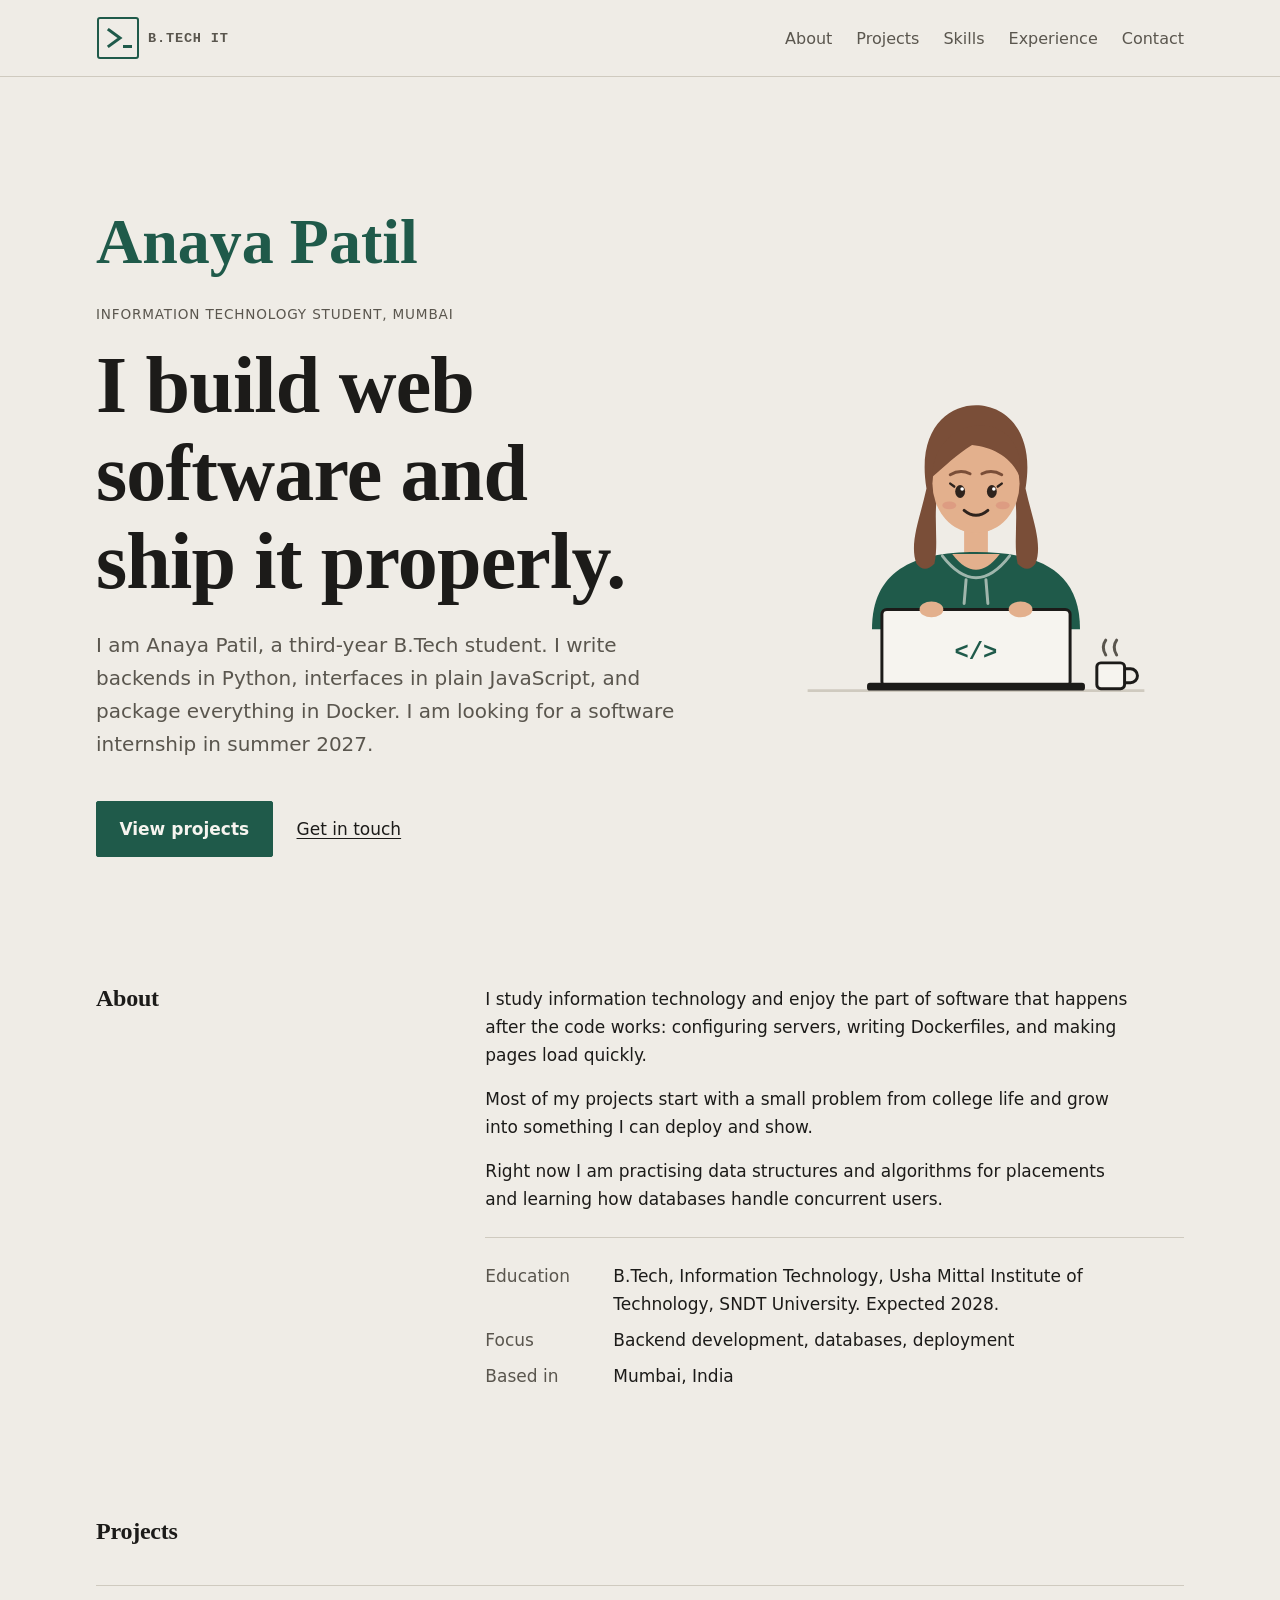
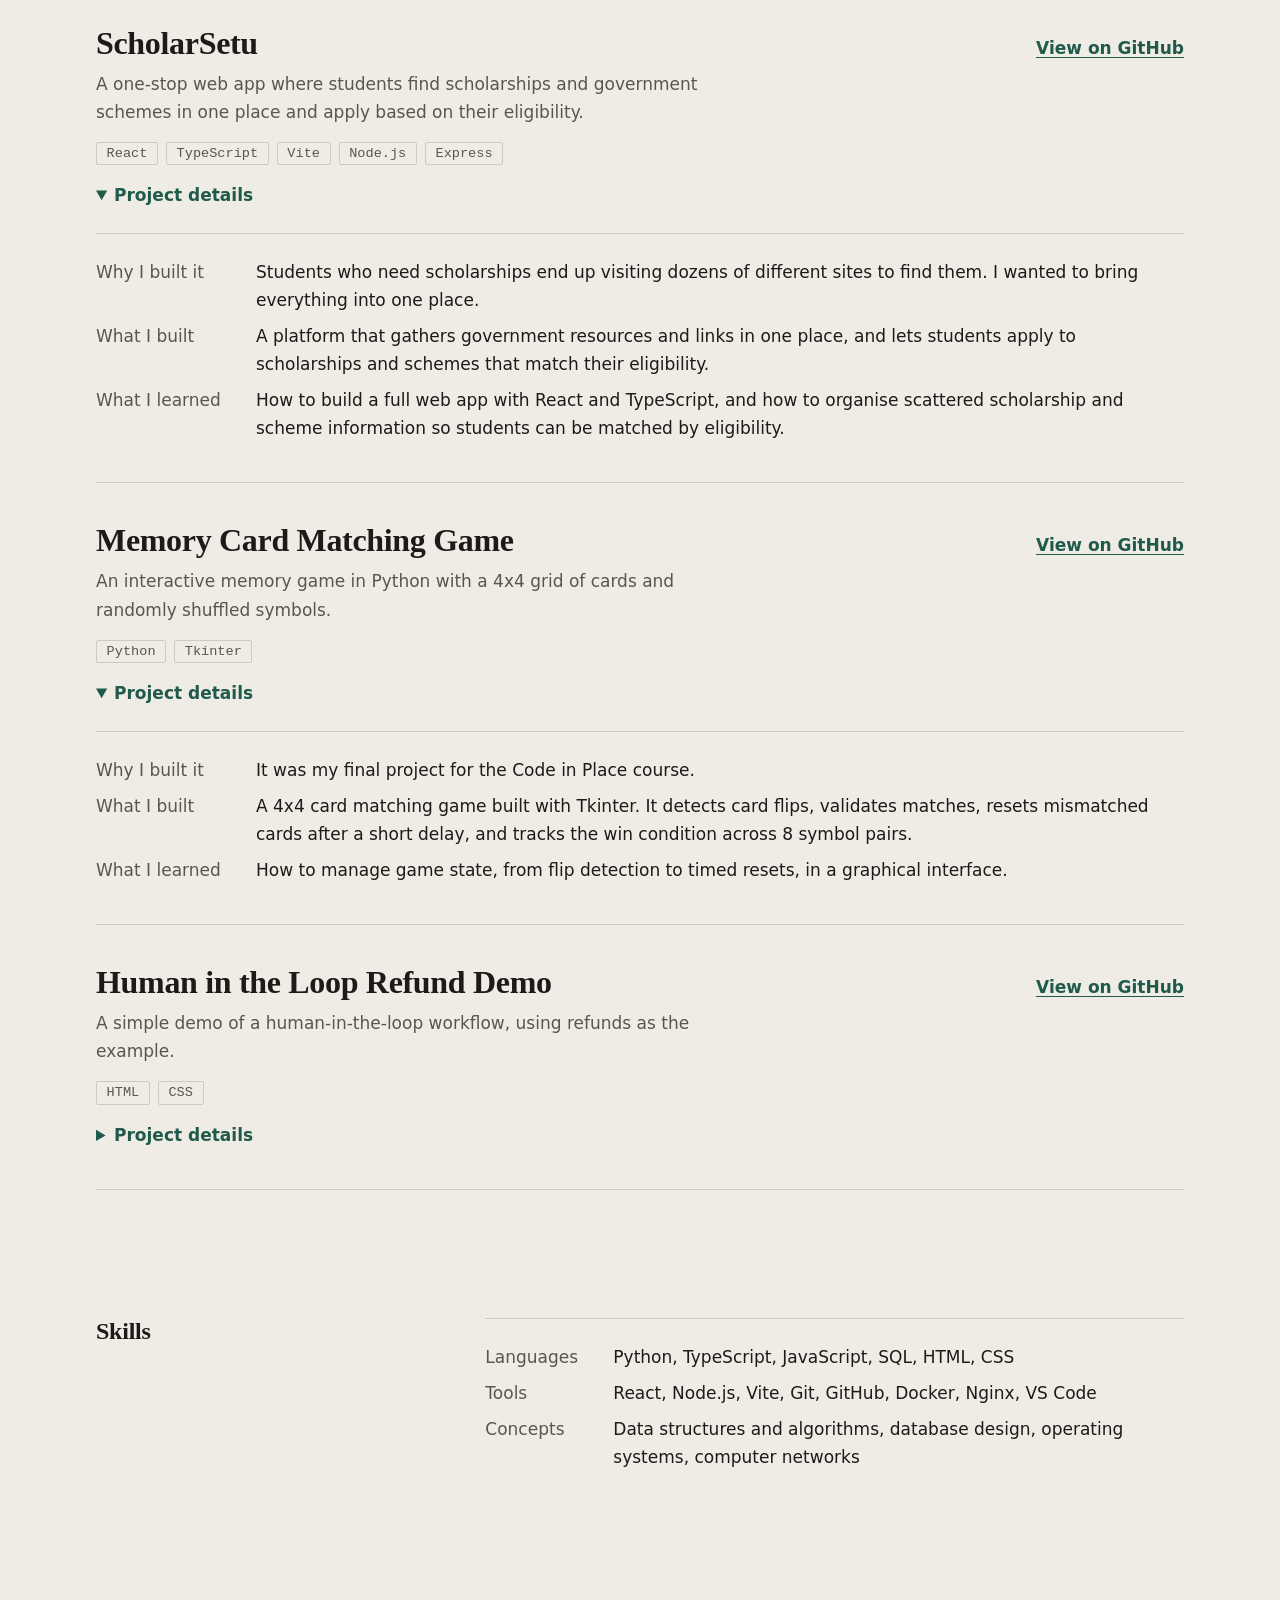
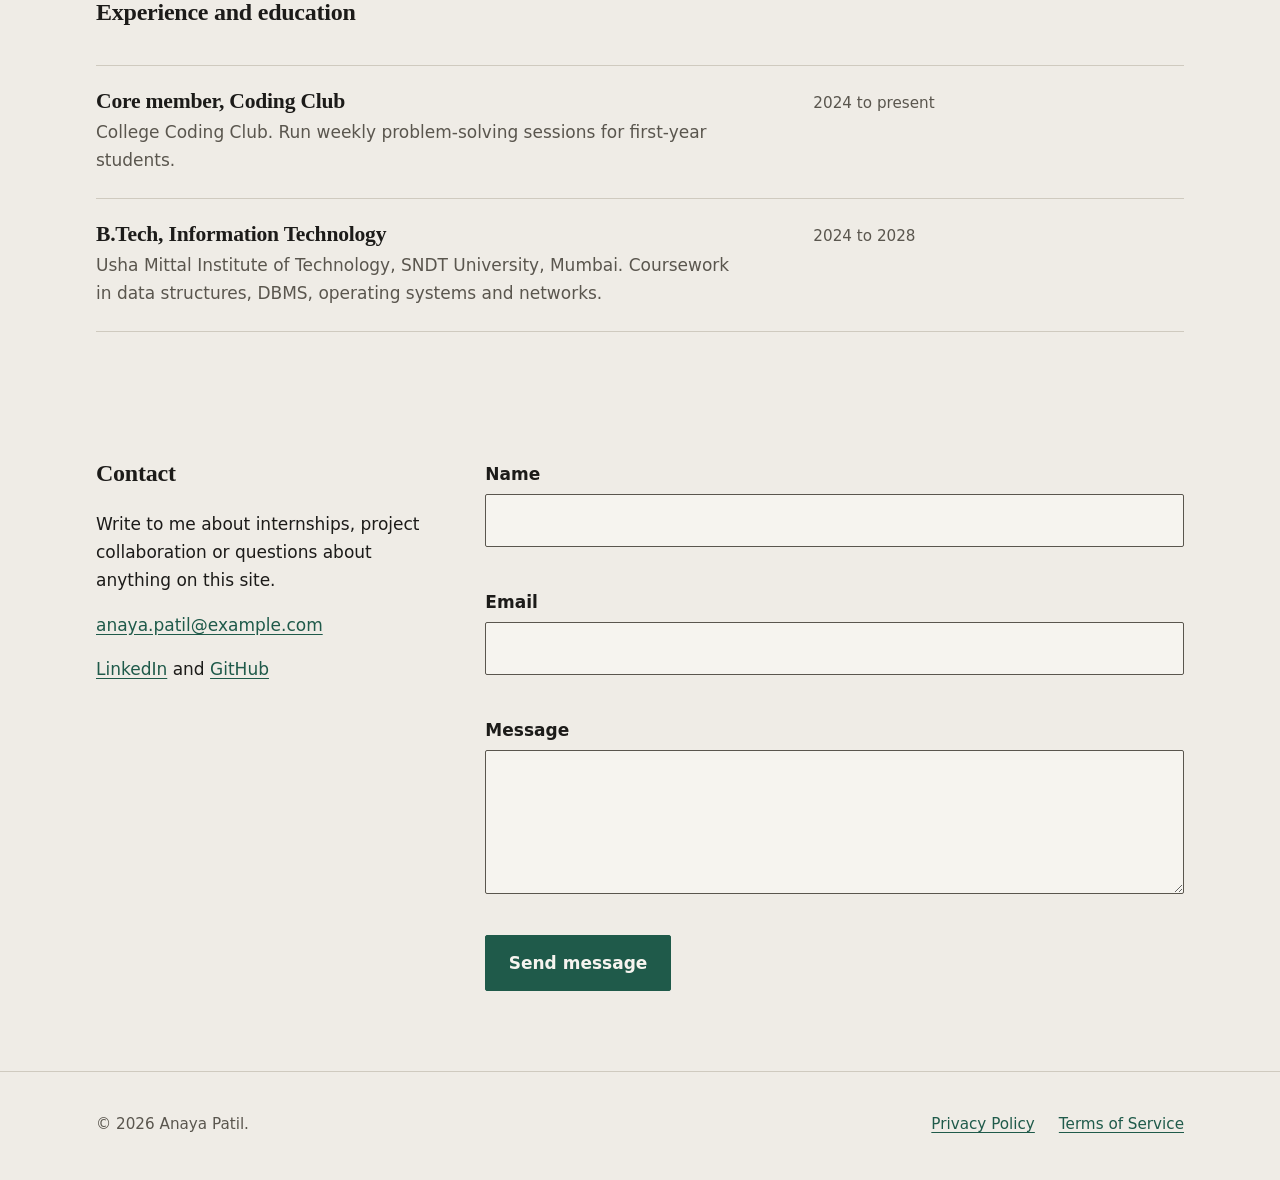
<file: site/index.html>
<!DOCTYPE html>
<html lang="en">
<head>
  <meta charset="UTF-8">
  <meta name="viewport" content="width=device-width, initial-scale=1">
  <meta name="color-scheme" content="light dark">
  <meta name="description" content="Anaya Patil is an Information Technology student at Usha Mittal Institute of Technology, SNDT University, Mumbai, who builds web applications with Python and JavaScript.">
  <title>Anaya Patil | Portfolio</title>
  <link rel="icon" type="image/svg+xml" href="favicon.svg">
  <link rel="stylesheet" href="css/style.css?v=6">
</head>
<body>
  <!-- Sample content for a fictional person. Replace before publishing. -->
  <a class="skip" href="#main">Skip to content</a>

  <header class="site-header">
    <div class="wrap">
      <a class="logo" href="#top">
        <svg viewBox="0 0 44 44" aria-hidden="true" focusable="false">
          <rect x="2" y="2" width="40" height="40" rx="2" class="logo-frame"/>
          <path d="M13 14 L24 22 L13 30" class="logo-chevron"/>
          <rect x="27" y="29" width="9" height="3" class="logo-cursor"/>
        </svg>
        <span class="logo-text">B.Tech IT</span>
      </a>
      <nav class="nav" aria-label="Main">
        <ul>
          <li><a href="#about">About</a></li>
          <li><a href="#work">Projects</a></li>
          <li><a href="#skills">Skills</a></li>
          <li><a href="#experience">Experience</a></li>
          <li><a href="#contact">Contact</a></li>
        </ul>
      </nav>
    </div>
  </header>

  <main id="main">

    <!-- HERO -->
    <section class="hero" id="top">
      <div class="wrap hero-grid">
        <div class="hero-text">
          <p class="hero-name">Anaya Patil</p>
          <p class="eyebrow">Information Technology student, Mumbai</p>
          <h1>I build web software and ship it properly.</h1>
          <p class="lede">I am Anaya Patil, a third-year B.Tech student. I write backends in Python, interfaces in plain JavaScript, and package everything in Docker. I am looking for a software internship in summer 2027.</p>
          <div class="actions">
            <a class="btn" href="#work">View projects</a>
            <a class="link-quiet" href="#contact">Get in touch</a>
          </div>
        </div>

        <div class="hero-art">
          <svg viewBox="0 0 420 370" aria-hidden="true" focusable="false">
            <!-- desk -->
            <line x1="40" y1="354" x2="380" y2="354" class="fig-desk"/>

            <!-- neck -->
            <rect x="198" y="182" width="24" height="38" class="fig-skin"/>

            <!-- hoodie -->
            <path d="M105 292 C105 234 145 214 210 214 C275 214 315 234 315 292 Z" class="fig-top"/>
            <path d="M186 216 Q210 248 234 216 Z" class="fig-skin"/>
            <path d="M176 218 Q210 262 244 218" class="fig-hood"/>
            <line x1="200" y1="242" x2="198" y2="266" class="fig-hood"/>
            <line x1="220" y1="242" x2="222" y2="266" class="fig-hood"/>

            <g class="fig-head">
              <!-- wavy hair, falls at the sides only -->
              <path d="M160 150 C150 90 182 66 210 66 C238 66 270 90 260 150 C266 178 278 206 270 226 Q262 236 252 226 C248 208 252 184 250 164 L170 164 C168 184 172 208 168 226 Q158 236 150 226 C142 206 154 178 160 150 Z" class="fig-hairdo"/>

              <!-- face -->
              <ellipse cx="210" cy="145" rx="44" ry="50" class="fig-skin"/>

              <!-- side-swept bangs -->
              <path d="M166 138 C166 102 194 86 214 86 C242 86 258 108 254 138 C246 118 226 108 206 106 C190 116 178 128 166 138 Z" class="fig-hairdo"/>

              <!-- brows -->
              <path d="M184 136 Q194 130 204 135" class="fig-brow"/>
              <path d="M216 135 Q226 130 236 136" class="fig-brow"/>

              <!-- eyes with highlights and lashes -->
              <g class="fig-blink">
                <ellipse cx="194" cy="153" rx="5" ry="6.5" class="fig-pupil"/>
                <circle cx="196" cy="150.5" r="1.8" class="fig-shine"/>
                <ellipse cx="226" cy="153" rx="5" ry="6.5" class="fig-pupil"/>
                <circle cx="228" cy="150.5" r="1.8" class="fig-shine"/>
              </g>
              <path d="M188 148 l-4 -3" class="fig-lash"/>
              <path d="M232 148 l4 -3" class="fig-lash"/>

              <!-- blush and smile -->
              <ellipse cx="183" cy="167" rx="7" ry="4" class="fig-blush"/>
              <ellipse cx="237" cy="167" rx="7" ry="4" class="fig-blush"/>
              <path d="M198 172 Q210 182 222 172" class="fig-smile"/>
            </g>

            <!-- laptop (back view) -->
            <rect x="115" y="272" width="190" height="78" rx="5" class="fig-laptop"/>
            <text x="210" y="322" text-anchor="middle" class="fig-code">&lt;/&gt;</text>
            <rect x="100" y="346" width="220" height="8" rx="3" class="fig-base"/>

            <!-- hands -->
            <ellipse cx="165" cy="272" rx="12" ry="8" class="fig-skin fig-hand-l"/>
            <ellipse cx="255" cy="272" rx="12" ry="8" class="fig-skin fig-hand-r"/>

            <!-- mug -->
            <rect x="332" y="326" width="28" height="26" rx="4" class="fig-laptop"/>
            <path d="M360 332 h6 a6 6 0 0 1 0 14 h-6" class="fig-handle"/>
            <path d="M341 318 q-5 -8 0 -15" class="fig-steam fig-steam-a"/>
            <path d="M352 318 q-5 -8 0 -15" class="fig-steam fig-steam-b"/>
          </svg>
        </div>
      </div>
    </section>

    <!-- ABOUT -->
    <section id="about" aria-labelledby="about-title">
      <div class="wrap split">
        <h2 id="about-title" class="section-title">About</h2>
        <div>
          <p>I study information technology and enjoy the part of software that happens after the code works: configuring servers, writing Dockerfiles, and making pages load quickly.</p>
          <p>Most of my projects start with a small problem from college life and grow into something I can deploy and show.</p>
          <p>Right now I am practising data structures and algorithms for placements and learning how databases handle concurrent users.</p>
          <dl class="facts">
            <dt>Education</dt><dd>B.Tech, Information Technology, Usha Mittal Institute of Technology, SNDT University. Expected 2028.</dd>
            <dt>Focus</dt><dd>Backend development, databases, deployment</dd>
            <dt>Based in</dt><dd>Mumbai, India</dd>
          </dl>
        </div>
      </div>
    </section>

    <!-- PROJECTS -->
    <section id="work" aria-labelledby="work-title">
      <div class="wrap">
        <h2 id="work-title" class="section-title">Projects</h2>

        <ol class="projects">
                    <li class="project">
            <div class="project-head">
              <h3>ScholarSetu</h3>
              <a class="project-link" href="https://github.com/prachidcodes/ScholarSetu" target="_blank" rel="noopener">View on GitHub</a>
            </div>
            <p class="project-summary">A one-stop web app where students find scholarships and government schemes in one place and apply based on their eligibility.</p>
            <ul class="tags" aria-label="Tech stack">
              <li>React</li><li>TypeScript</li><li>Vite</li><li>Node.js</li><li>Express</li>
            </ul>
            <details open>
              <summary>Project details</summary>
              <dl class="facts">
                <dt>Why I built it</dt><dd>Students who need scholarships end up visiting dozens of different sites to find them. I wanted to bring everything into one place.</dd>
                <dt>What I built</dt><dd>A platform that gathers government resources and links in one place, and lets students apply to scholarships and schemes that match their eligibility.</dd>
                <dt>What I learned</dt><dd>How to build a full web app with React and TypeScript, and how to organise scattered scholarship and scheme information so students can be matched by eligibility.</dd>
              </dl>
            </details>
          </li>

          <li class="project">
            <div class="project-head">
              <h3>Memory Card Matching Game</h3>
              <a class="project-link" href="https://github.com/prachidcodes/CodeInPlaceProject" target="_blank" rel="noopener">View on GitHub</a>
            </div>
            <p class="project-summary">An interactive memory game in Python with a 4x4 grid of cards and randomly shuffled symbols.</p>
            <ul class="tags" aria-label="Tech stack">
              <li>Python</li><li>Tkinter</li>
            </ul>
            <details open>
              <summary>Project details</summary>
              <dl class="facts">
                <dt>Why I built it</dt><dd>It was my final project for the Code in Place course.</dd>
                <dt>What I built</dt><dd>A 4x4 card matching game built with Tkinter. It detects card flips, validates matches, resets mismatched cards after a short delay, and tracks the win condition across 8 symbol pairs.</dd>
                <dt>What I learned</dt><dd>How to manage game state, from flip detection to timed resets, in a graphical interface.</dd>
              </dl>
            </details>
          </li>

          <li class="project">
            <div class="project-head">
              <h3>Human in the Loop Refund Demo</h3>
              <a class="project-link" href="https://github.com/prachidcodes/HIL-Refund-Demo" target="_blank" rel="noopener">View on GitHub</a>
            </div>
            <p class="project-summary">A simple demo of a human-in-the-loop workflow, using refunds as the example.</p>
            <ul class="tags" aria-label="Tech stack">
              <li>HTML</li><li>CSS</li>
            </ul>
            <details>
              <summary>Project details</summary>
              <dl class="facts">
                <dt>Why I built it</dt><dd>To show that high-risk decisions cannot depend on AI alone and need a person reviewing them.</dd>
                <dt>What I built</dt><dd>A small demo that shows how a human fits into an automated refund workflow. [Add one line on the steps in your demo]</dd>
                <dt>What I learned</dt><dd>In high-risk situations, automation works best when a human makes the final call.</dd>
              </dl>
            </details>
          </li>
        </ol>
      </div>
    </section>

    <!-- SKILLS -->
    <section id="skills" aria-labelledby="skills-title">
      <div class="wrap split">
        <h2 id="skills-title" class="section-title">Skills</h2>
        <dl class="facts skill-list">
          <dt>Languages</dt><dd>Python, TypeScript, JavaScript, SQL, HTML, CSS</dd>
          <dt>Tools</dt><dd>React, Node.js, Vite, Git, GitHub, Docker, Nginx, VS Code</dd>
          <dt>Concepts</dt><dd>Data structures and algorithms, database design, operating systems, computer networks</dd>
        </dl>
      </div>
    </section>

    <!-- EXPERIENCE -->
    <section id="experience" aria-labelledby="experience-title">
      <div class="wrap">
        <h2 id="experience-title" class="section-title">Experience and education</h2>
        <ol class="rows">
          <li class="row">
            <div>
              <h3>Core member, Coding Club</h3>
              <p>College Coding Club. Run weekly problem-solving sessions for first-year students.</p>
            </div>
            <p class="stack">2024 to present</p>
          </li>
          <li class="row">
            <div>
              <h3>B.Tech, Information Technology</h3>
              <p>Usha Mittal Institute of Technology, SNDT University, Mumbai. Coursework in data structures, DBMS, operating systems and networks.</p>
            </div>
            <p class="stack">2024 to 2028</p>
          </li>
        </ol>
      </div>
    </section>

    <!-- CONTACT -->
    <section id="contact" aria-labelledby="contact-title">
      <div class="wrap split">
        <div>
          <h2 id="contact-title" class="section-title">Contact</h2>
          <p>Write to me about internships, project collaboration or questions about anything on this site.</p>
          <p><a href="mailto:anaya.patil@example.com">anaya.patil@example.com</a></p>
          <p><a href="#">LinkedIn</a> and <a href="https://github.com/prachidcodes" target="_blank" rel="noopener">GitHub</a></p>
        </div>
        <form id="contact-form" novalidate>
          <div class="field">
            <label for="name">Name</label>
            <input id="name" name="name" type="text" autocomplete="name" required aria-describedby="name-error">
            <p class="error" id="name-error"></p>
          </div>
          <div class="field">
            <label for="email">Email</label>
            <input id="email" name="email" type="email" autocomplete="email" required aria-describedby="email-error">
            <p class="error" id="email-error"></p>
          </div>
          <div class="field">
            <label for="message">Message</label>
            <textarea id="message" name="message" required aria-describedby="message-error"></textarea>
            <p class="error" id="message-error"></p>
          </div>
          <button class="btn" type="submit">Send message</button>
          <p class="form-status" id="form-status" role="status" aria-live="polite"></p>
        </form>
      </div>
    </section>

  </main>

  <footer class="site-footer">
    <div class="wrap">
      <p>&copy; <span id="year">2026</span> Anaya Patil.</p>
      <ul>
        <li><a href="privacy.html">Privacy Policy</a></li>
        <li><a href="terms.html">Terms of Service</a></li>
      </ul>
    </div>
  </footer>

  <script src="js/main.js"></script>
</body>
</html>
</file>
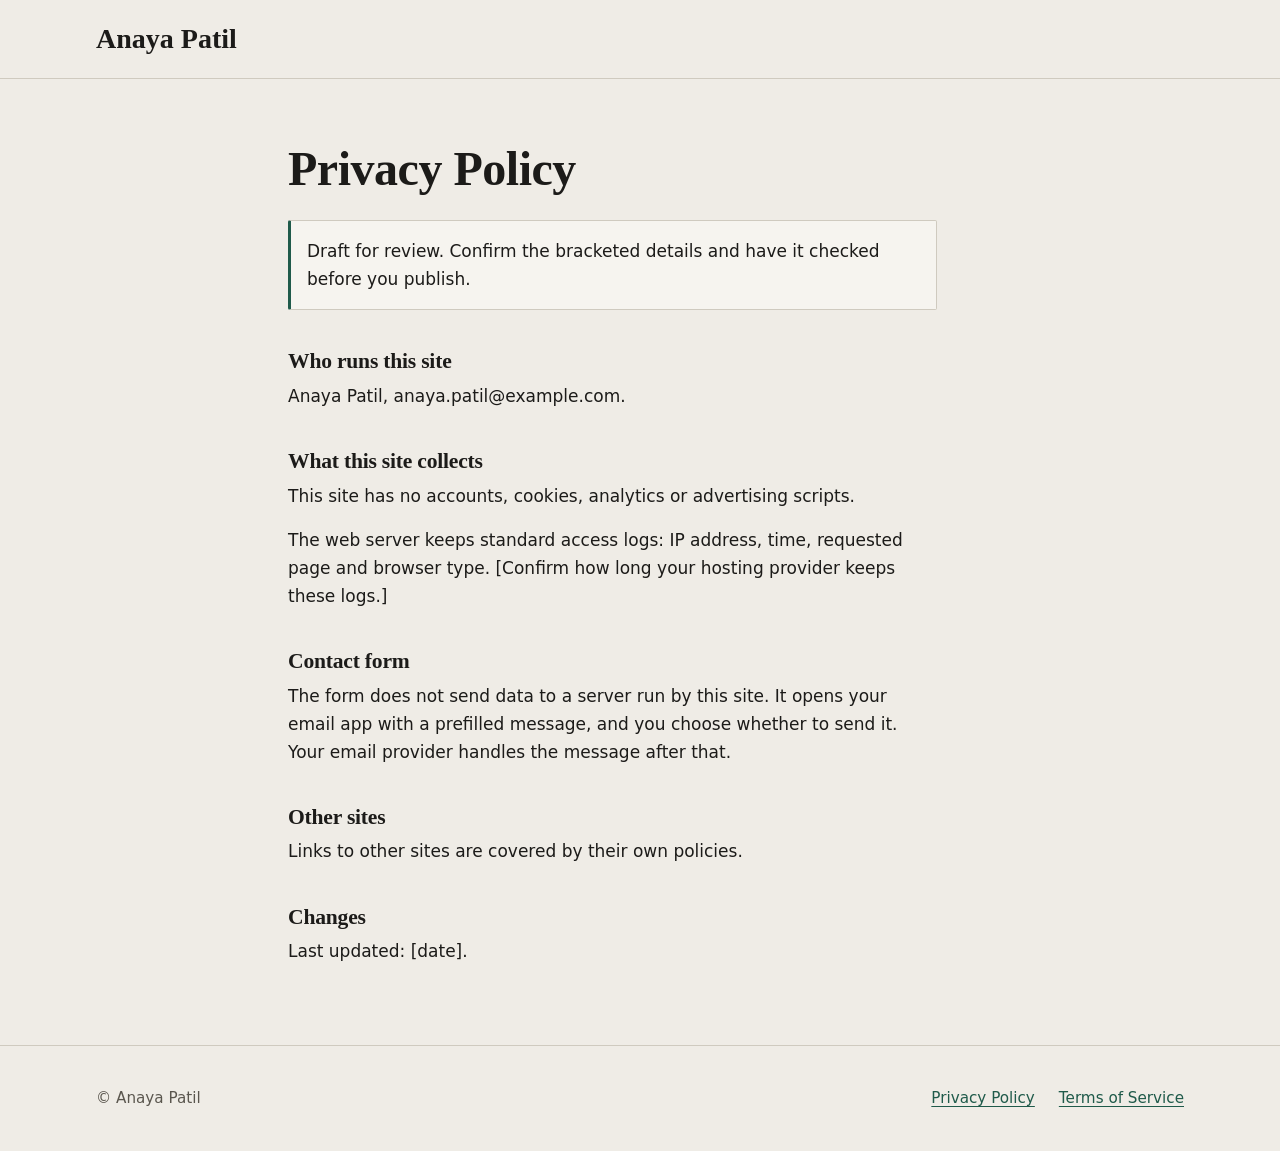
<file: site/privacy.html>
<!DOCTYPE html>
<html lang="en">
<head>
  <meta charset="UTF-8">
  <meta name="viewport" content="width=device-width, initial-scale=1">
  <meta name="color-scheme" content="light dark">
  <title>Privacy Policy | Anaya Patil</title>
  <link rel="stylesheet" href="css/style.css">
</head>
<body>
  <header class="site-header">
    <div class="wrap"><a class="brand" href="index.html">Anaya Patil</a></div>
  </header>
  <main class="wrap prose">
    <h1>Privacy Policy</h1>
    <p class="draft">Draft for review. Confirm the bracketed details and have it checked before you publish.</p>

    <h2>Who runs this site</h2>
    <p>Anaya Patil, anaya.patil@example.com.</p>

    <h2>What this site collects</h2>
    <p>This site has no accounts, cookies, analytics or advertising scripts.</p>
    <p>The web server keeps standard access logs: IP address, time, requested page and browser type. [Confirm how long your hosting provider keeps these logs.]</p>

    <h2>Contact form</h2>
    <p>The form does not send data to a server run by this site. It opens your email app with a prefilled message, and you choose whether to send it. Your email provider handles the message after that.</p>

    <h2>Other sites</h2>
    <p>Links to other sites are covered by their own policies.</p>

    <h2>Changes</h2>
    <p>Last updated: [date].</p>
  </main>
  <footer class="site-footer">
    <div class="wrap">
      <p>&copy; Anaya Patil</p>
      <ul>
        <li><a href="privacy.html">Privacy Policy</a></li>
        <li><a href="terms.html">Terms of Service</a></li>
      </ul>
    </div>
  </footer>
</body>
</html>
</file>
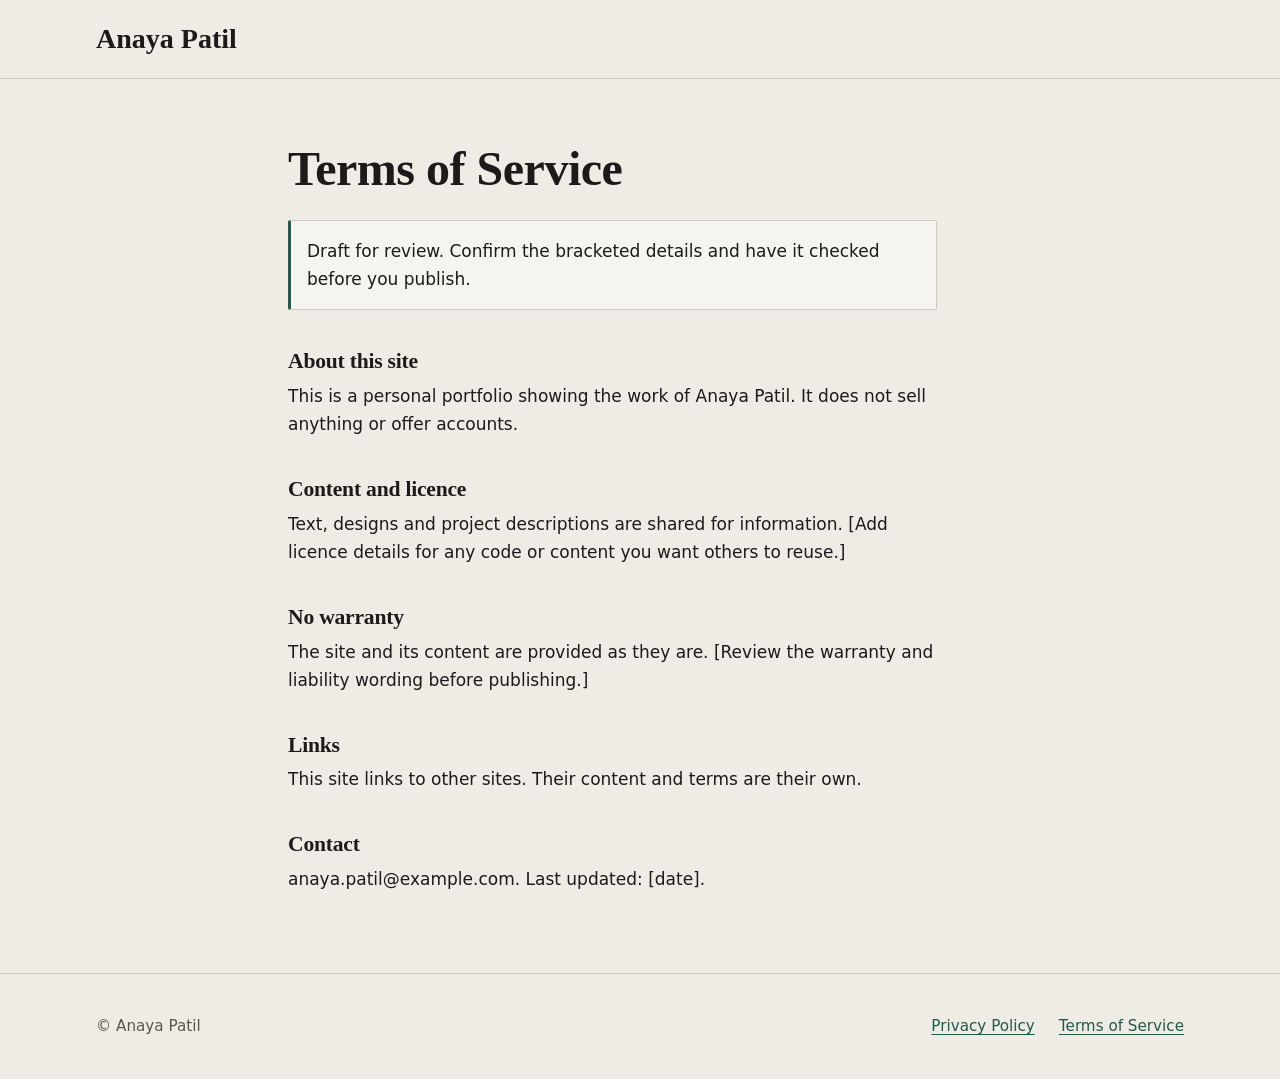
<file: site/terms.html>
<!DOCTYPE html>
<html lang="en">
<head>
  <meta charset="UTF-8">
  <meta name="viewport" content="width=device-width, initial-scale=1">
  <meta name="color-scheme" content="light dark">
  <title>Terms of Service | Anaya Patil</title>
  <link rel="stylesheet" href="css/style.css">
</head>
<body>
  <header class="site-header">
    <div class="wrap"><a class="brand" href="index.html">Anaya Patil</a></div>
  </header>
  <main class="wrap prose">
    <h1>Terms of Service</h1>
    <p class="draft">Draft for review. Confirm the bracketed details and have it checked before you publish.</p>

    <h2>About this site</h2>
    <p>This is a personal portfolio showing the work of Anaya Patil. It does not sell anything or offer accounts.</p>

    <h2>Content and licence</h2>
    <p>Text, designs and project descriptions are shared for information. [Add licence details for any code or content you want others to reuse.]</p>

    <h2>No warranty</h2>
    <p>The site and its content are provided as they are. [Review the warranty and liability wording before publishing.]</p>

    <h2>Links</h2>
    <p>This site links to other sites. Their content and terms are their own.</p>

    <h2>Contact</h2>
    <p>anaya.patil@example.com. Last updated: [date].</p>
  </main>
  <footer class="site-footer">
    <div class="wrap">
      <p>&copy; Anaya Patil</p>
      <ul>
        <li><a href="privacy.html">Privacy Policy</a></li>
        <li><a href="terms.html">Terms of Service</a></li>
      </ul>
    </div>
  </footer>
</body>
</html>
</file>
<file: site/css/style.css>
:root {
  --bg: #EFECE6;
  --surface: #F6F4EF;
  --text: #1C1B19;
  --muted: #5A564E;
  --line: #CFCABF;
  --accent: #1F5A4A;
  --on-accent: #F6F4EF;
  --error: #9B2C1C;

  --font-body: "Segoe UI", system-ui, -apple-system, "Helvetica Neue", Arial, sans-serif;
  --font-display: "Iowan Old Style", "Palatino Linotype", Palatino, Georgia, serif;
  --font-mono: ui-monospace, "Cascadia Mono", Consolas, Menlo, monospace;

  --s-1: 0.5rem;
  --s-2: 1rem;
  --s-3: 1.5rem;
  --s-4: 2.5rem;
  --s-5: 4rem;
  --s-6: 7rem;
  --radius: 2px;
  --max: 68rem;
}

@media (prefers-color-scheme: dark) {
  :root {
    --bg: #191816;
    --surface: #22201D;
    --text: #ECE8E0;
    --muted: #A9A398;
    --line: #3A3733;
    --accent: #86C4AD;
    --on-accent: #13211C;
    --error: #F0A090;
  }
}

*, *::before, *::after { box-sizing: border-box; }
html { -webkit-text-size-adjust: 100%; }
@media (prefers-reduced-motion: no-preference) {
  html { scroll-behavior: smooth; }
}

body {
  margin: 0;
  background: var(--bg);
  color: var(--text);
  font: 1.0625rem/1.65 var(--font-body);
}

h1, h2, h3 {
  margin: 0;
  font-family: var(--font-display);
  font-weight: 600;
  line-height: 1.1;
  letter-spacing: -0.01em;
}
p { margin: 0 0 var(--s-2); max-width: 60ch; }
a { color: var(--accent); text-underline-offset: 0.2em; }
a:hover { text-decoration-thickness: 2px; }
:focus-visible { outline: 2px solid var(--accent); outline-offset: 3px; }

.wrap { width: min(100% - 2.5rem, var(--max)); margin-inline: auto; }
section { padding-block: var(--s-5); }

.skip {
  position: absolute; left: -999px; top: 0; z-index: 10;
  background: var(--accent); color: var(--on-accent); padding: 0.6rem 1rem;
}
.skip:focus { left: 0; }

/* Header */
.site-header { border-bottom: 1px solid var(--line); }
.site-header .wrap {
  display: flex; justify-content: space-between; align-items: center;
  flex-wrap: wrap; gap: var(--s-2); padding-block: var(--s-2);
}
.brand {
  font-family: var(--font-display); font-weight: 600; font-size: 1.25rem;
  color: var(--text); text-decoration: none;
}
.nav ul { display: flex; flex-wrap: wrap; gap: var(--s-3); list-style: none; margin: 0; padding: 0; }
.nav a { color: var(--muted); text-decoration: none; font-size: 0.95rem; }
.nav a:hover { color: var(--text); }

/* Hero */
.hero { padding-block: var(--s-6) var(--s-5); }
.eyebrow {
  margin-bottom: var(--s-2); color: var(--muted);
  font-size: 0.85rem; letter-spacing: 0.06em; text-transform: uppercase;
}
.hero h1 { font-size: clamp(2.5rem, 7vw, 5rem); max-width: 16ch; }
.lede { margin-top: var(--s-3); max-width: 46ch; font-size: 1.25rem; color: var(--muted); }
.actions { display: flex; flex-wrap: wrap; align-items: center; gap: var(--s-3); margin-top: var(--s-4); }
.link-quiet { color: var(--text); }

.btn {
  display: inline-block; padding: 0.8rem 1.4rem; cursor: pointer;
  background: var(--accent); color: var(--on-accent);
  border: 1px solid var(--accent); border-radius: var(--radius);
  font: inherit; font-weight: 600; text-decoration: none;
}
.btn:hover { filter: brightness(1.12); }

/* Layouts */
.section-title { font-size: 1.5rem; margin-bottom: var(--s-4); }
.split { display: grid; grid-template-columns: minmax(0, 1fr) minmax(0, 2fr); gap: var(--s-4); }
.split > .section-title, .split > div > .section-title { margin-bottom: var(--s-3); }

.facts {
  display: grid; grid-template-columns: 7rem 1fr; gap: 0.5rem var(--s-2);
  margin: var(--s-3) 0 0; padding-top: var(--s-3); border-top: 1px solid var(--line);
}
.facts dt { color: var(--muted); }
.facts dd { margin: 0; }
.skill-list { margin-top: 0; }

/* Featured project */
.feature {
  display: grid; grid-template-columns: minmax(0, 1fr) minmax(0, 1.2fr);
  gap: var(--s-5); align-items: start; margin-bottom: var(--s-5);
}
.feature h3 { font-size: clamp(1.75rem, 4vw, 2.75rem); margin-bottom: var(--s-2); }
figure.code { margin: 0; }
figure.code pre {
  margin: 0; padding: var(--s-3); overflow-x: auto;
  background: var(--surface); border: 1px solid var(--line); border-radius: var(--radius);
  font: 0.9rem/1.6 var(--font-mono);
}
figure.code figcaption { margin-top: var(--s-1); font-size: 0.875rem; color: var(--muted); }

/* Rows */
.subhead { font-size: 1.15rem; margin-bottom: var(--s-2); }
.rows { list-style: none; margin: 0; padding: 0; }
.row {
  display: grid; grid-template-columns: minmax(0, 2fr) minmax(0, 1fr) auto;
  gap: var(--s-3); align-items: baseline;
  padding-block: var(--s-3); border-top: 1px solid var(--line);
}
.row:last-child { border-bottom: 1px solid var(--line); }
.row h3 { font-size: 1.35rem; }
.row p { margin: 0.25rem 0 0; color: var(--muted); }
.row .stack { margin: 0; font-size: 0.95rem; }

/* Form */
.field { display: grid; gap: 0.4rem; margin-bottom: var(--s-2); }
label { font-weight: 600; }
input, textarea {
  width: 100%; padding: 0.7rem 0.8rem; font: inherit; color: var(--text);
  background: var(--surface); border: 1px solid var(--muted); border-radius: var(--radius);
}
textarea { min-height: 9rem; resize: vertical; }
input[aria-invalid="true"], textarea[aria-invalid="true"] { border-color: var(--error); }
.error { margin: 0; min-height: 1.3em; color: var(--error); font-size: 0.9rem; }
.form-status { margin-top: var(--s-2); color: var(--muted); }

/* Footer */
.site-footer { border-top: 1px solid var(--line); padding-block: var(--s-4); color: var(--muted); font-size: 0.95rem; }
.site-footer .wrap { display: flex; flex-wrap: wrap; justify-content: space-between; gap: var(--s-2); }
.site-footer p { margin: 0; }
.site-footer ul { display: flex; flex-wrap: wrap; gap: var(--s-3); list-style: none; margin: 0; padding: 0; }

/* Legal and 404 pages */
.prose { max-width: 44rem; padding-block: var(--s-5); }
.prose h1 { font-size: clamp(2rem, 5vw, 3rem); margin-bottom: var(--s-3); }
.prose h2 { font-size: 1.35rem; margin: var(--s-4) 0 var(--s-1); }
.draft {
  padding: var(--s-2); border: 1px solid var(--line); border-left: 3px solid var(--accent);
  background: var(--surface); border-radius: var(--radius);
}

@media (max-width: 760px) {
  section { padding-block: var(--s-4); }
  .hero { padding-block: var(--s-5) var(--s-4); }
  .split, .feature { grid-template-columns: 1fr; gap: var(--s-3); }
  .row { grid-template-columns: 1fr; gap: 0.25rem; }
  .facts { grid-template-columns: 6rem 1fr; }
}
/* Header name, larger */
.site-header .brand { font-size: 1.75rem; }
.nav a { font-size: 1rem; }

/* Projects */
.projects { list-style: none; margin: 0; padding: 0; }
.project { padding-block: var(--s-4); border-top: 1px solid var(--line); }
.project:last-child { border-bottom: 1px solid var(--line); }
.project-head {
  display: flex; justify-content: space-between; align-items: baseline;
  flex-wrap: wrap; gap: var(--s-2); margin-bottom: var(--s-1);
}
.project-head h3 { font-size: clamp(1.5rem, 3vw, 2rem); }
.project-link { font-weight: 600; }
.project-summary { color: var(--muted); margin-bottom: var(--s-2); }
.tags { display: flex; flex-wrap: wrap; gap: var(--s-1); list-style: none; margin: 0 0 var(--s-2); padding: 0; }
.tags li {
  padding: 0.2rem 0.6rem; border: 1px solid var(--line); border-radius: var(--radius);
  font: 0.85rem var(--font-mono); color: var(--muted);
}
.project summary { cursor: pointer; width: fit-content; color: var(--accent); font-weight: 600; }
.project summary:hover { text-decoration: underline; }
.project details .facts { grid-template-columns: 9rem 1fr; }

@media (max-width: 760px) {
  .project details .facts { grid-template-columns: 1fr; }
}
/* Hero name and layout */
.hero-name {
  margin: 0 0 var(--s-1); max-width: none;
  font-family: var(--font-display); font-weight: 600;
  font-size: clamp(2.5rem, 6vw, 4rem); color: var(--accent);
}
.hero-grid {
  display: grid; grid-template-columns: minmax(0, 1.3fr) minmax(0, 1fr);
  gap: var(--s-5); align-items: center;
}
.hero-art { width: 100%; max-width: 26rem; justify-self: end; }
.hero-art svg { display: block; width: 100%; height: auto; }

/* Illustration colours follow the theme */
.fig-skin { fill: #E3B08D; }
.fig-hair { fill: #2E231D; stroke: var(--muted); stroke-width: 2; }
.fig-eye { fill: #2E231D; }
.fig-smile { fill: none; stroke: #2E231D; stroke-width: 3; stroke-linecap: round; }
.fig-top { fill: var(--accent); }
.fig-laptop { fill: var(--surface); stroke: var(--text); stroke-width: 3; }
.fig-base { fill: var(--text); }
.fig-code { fill: var(--accent); font: 600 24px var(--font-mono); }
.fig-desk { stroke: var(--line); stroke-width: 3; }
.fig-handle { fill: none; stroke: var(--text); stroke-width: 3; }
.fig-steam { fill: none; stroke: var(--muted); stroke-width: 3; stroke-linecap: round; }

/* Motion only for people who allow it */
@media (prefers-reduced-motion: no-preference) {
  .fig-head { animation: fig-bob 4s ease-in-out infinite; }
  .fig-eye { transform-box: fill-box; transform-origin: center; animation: fig-blink 5s infinite; }
  .fig-hand-l { animation: fig-tap 0.9s ease-in-out infinite; }
  .fig-hand-r { animation: fig-tap 0.9s ease-in-out 0.45s infinite; }
  .fig-steam-a { animation: fig-steam 3s ease-in-out infinite; }
  .fig-steam-b { animation: fig-steam 3s ease-in-out 1.5s infinite; }
}
@keyframes fig-bob { 0%, 100% { transform: translateY(0); } 50% { transform: translateY(-3px); } }
@keyframes fig-blink { 0%, 92%, 100% { transform: scaleY(1); } 95% { transform: scaleY(0.1); } }
@keyframes fig-tap { 0%, 100% { transform: translateY(0); } 50% { transform: translateY(3px); } }
@keyframes fig-steam { 0%, 100% { opacity: 0.2; } 50% { opacity: 0.9; } }

@media (max-width: 760px) {
  .hero-grid { grid-template-columns: 1fr; gap: var(--s-4); }
  .hero-art { max-width: 18rem; justify-self: center; }
}
/* Header logo */
.logo { display: inline-flex; align-items: center; gap: var(--s-1); text-decoration: none; }
.logo svg { display: block; width: 2.75rem; height: 2.75rem; }
.logo-frame { fill: none; stroke: var(--accent); stroke-width: 2; }
.logo-chevron { fill: none; stroke: var(--accent); stroke-width: 3; stroke-linecap: square; }
.logo-cursor { fill: var(--accent); }
.logo-text {
  font: 600 0.85rem var(--font-mono); letter-spacing: 0.06em;
  text-transform: uppercase; color: var(--muted);
}
.logo:hover .logo-text { color: var(--text); }

@media (prefers-reduced-motion: no-preference) {
  .logo-cursor { animation: logo-blink 1.1s steps(1) infinite; }
}
@keyframes logo-blink { 50% { opacity: 0; } }
/* Tech girl details */
.fig-hairdo { fill: #7A4E38; }
.fig-brow { fill: none; stroke: #7A4E38; stroke-width: 3; stroke-linecap: round; }
.fig-pupil { fill: #2E231D; }
.fig-shine { fill: #FFFFFF; }
.fig-lash { fill: none; stroke: #2E231D; stroke-width: 2.5; stroke-linecap: round; }
.fig-blush { fill: #D98C7A; opacity: 0.55; }
.fig-hood { fill: none; stroke: var(--on-accent); stroke-width: 3; stroke-linecap: round; opacity: 0.6; }

@media (prefers-reduced-motion: no-preference) {
  .fig-blink { transform-box: fill-box; transform-origin: center; animation: fig-blink 5s infinite; }
}
</file>
